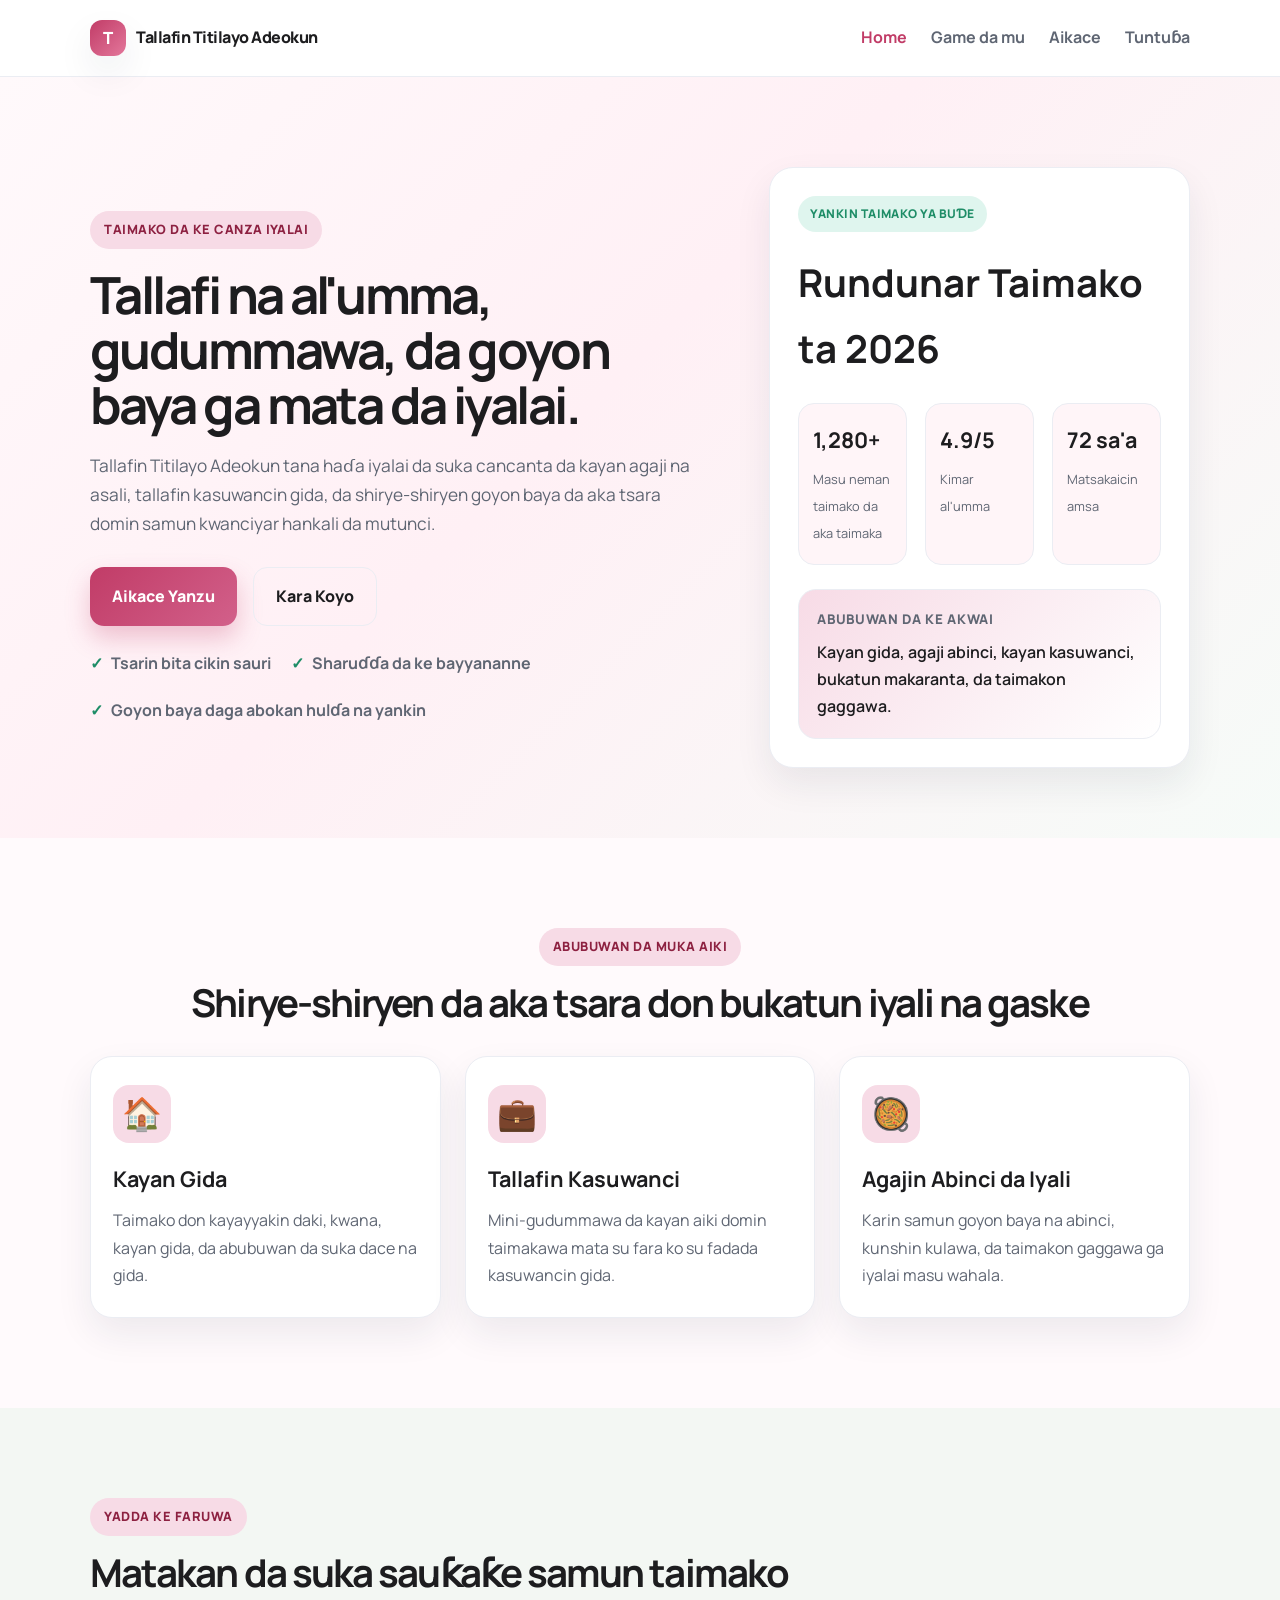
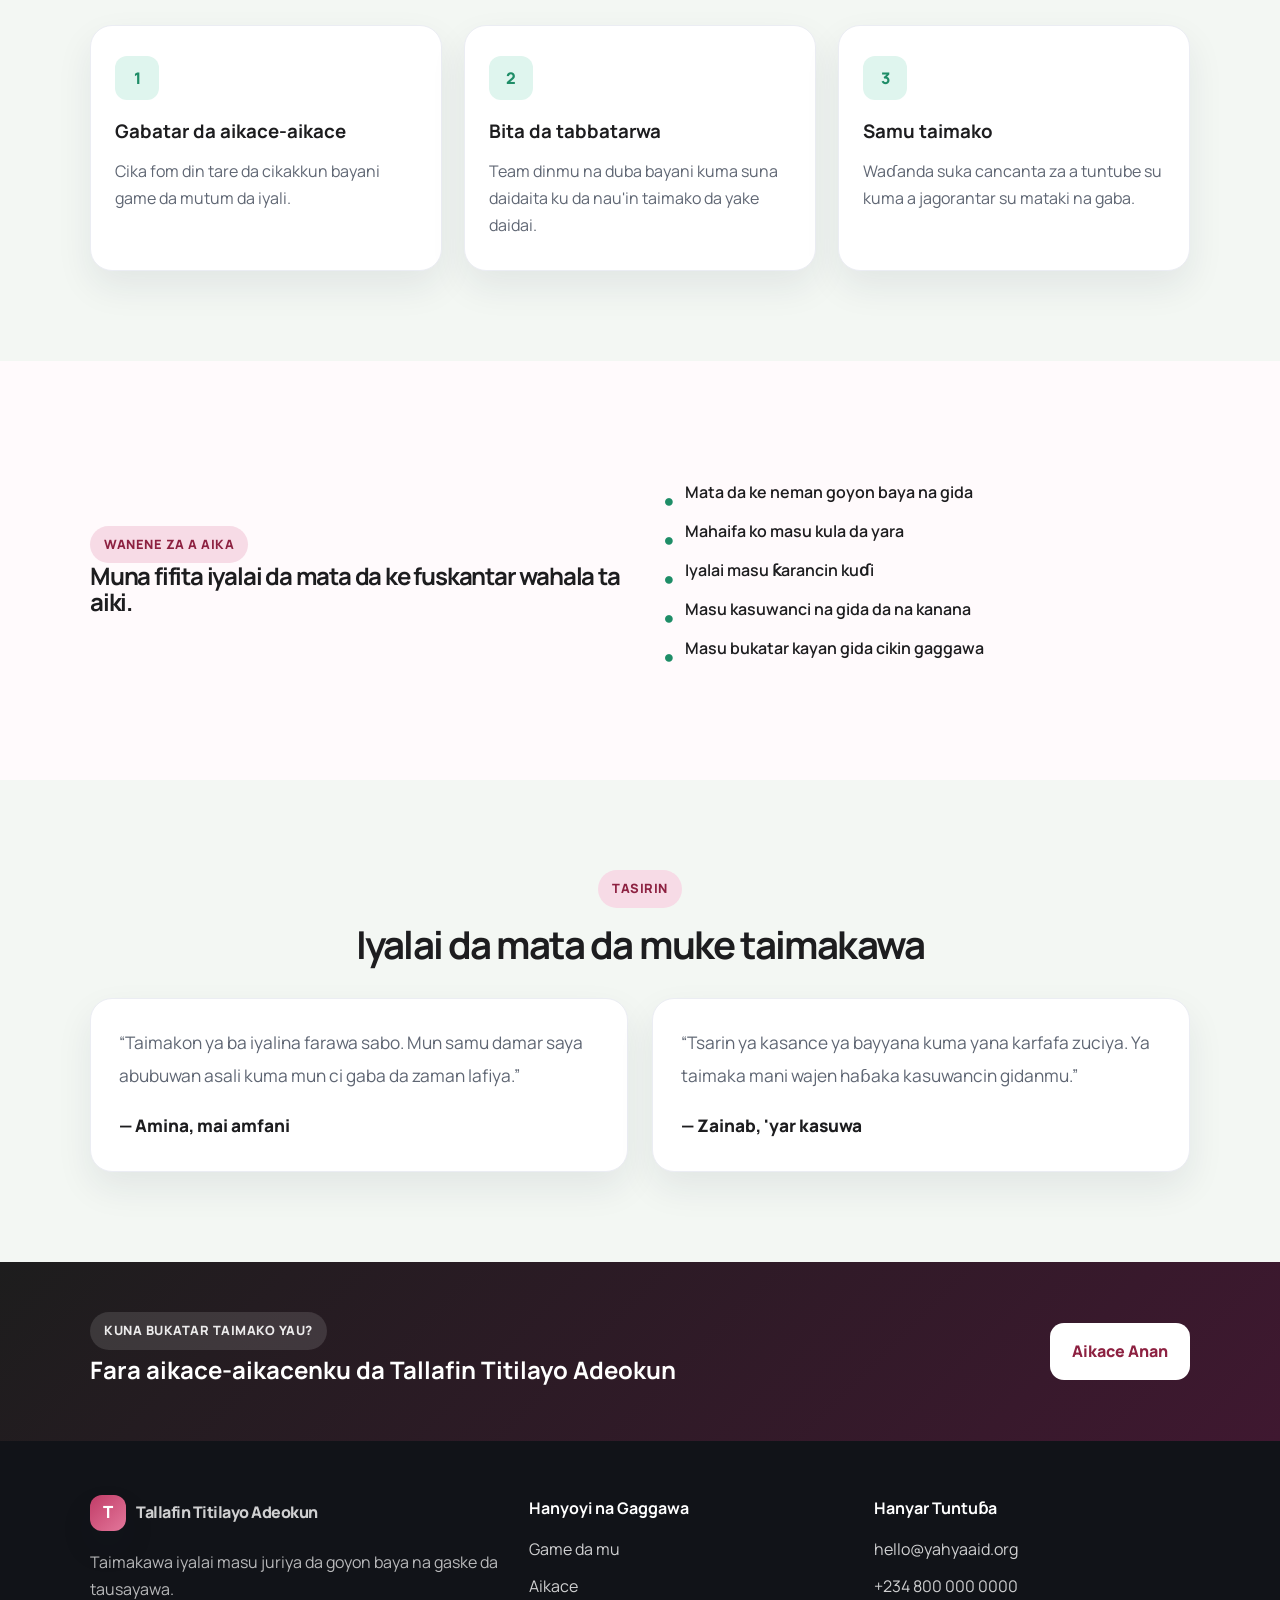
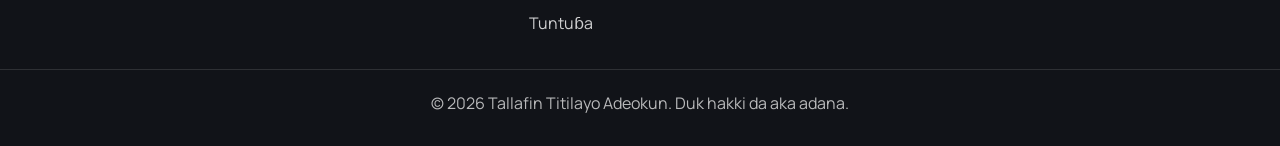
<file: index.html>
<!DOCTYPE html>
<html lang="ha">
<head>
  <meta charset="UTF-8" />
  <meta name="viewport" content="width=device-width, initial-scale=1.0" />
  <title>Tallafin Titilayo Adeokun</title>
  <meta name="description" content="Tallafin Titilayo Adeokun tana taimakawa mata, iyalai, da masu kasuwanci na gida da tallafi, agaji, da goyon baya na al'umma." />
  <link rel="preconnect" href="https://fonts.googleapis.com" />
  <link rel="preconnect" href="https://fonts.gstatic.com" crossorigin />
  <link href="https://fonts.googleapis.com/css2?family=Manrope:wght@400;500;600;700;800&display=swap" rel="stylesheet" />
  <link rel="stylesheet" href="assets/styles.css" />
</head>
<body>
  <header class="site-header">
    <div class="container nav-wrap">
      <a class="brand" href="index.html">
        <span class="brand-mark">T</span>
        <span>Tallafin Titilayo Adeokun</span>
      </a>

      <button class="menu-toggle" aria-label="Buɗe menu" aria-expanded="false">
        <span></span>
        <span></span>
        <span></span>
      </button>

      <nav class="site-nav">
        <a class="active" href="index.html">Home</a>
        <a href="about.html">Game da mu</a>
        <a href="apply.html">Aikace</a>
        <a href="contact.html">Tuntuɓa</a>
      </nav>
    </div>
  </header>

  <main>
    <section class="hero">
      <div class="container hero-grid">
        <div class="hero-copy">
          <span class="eyebrow">Taimako da ke canza iyalai</span>
          <h1>Tallafi na al'umma, gudummawa, da goyon baya ga mata da iyalai.</h1>
          <p>
            Tallafin Titilayo Adeokun tana haɗa iyalai da suka cancanta da kayan agaji na asali,
            tallafin kasuwancin gida, da shirye-shiryen goyon baya da aka tsara domin samun kwanciyar hankali da mutunci.
          </p>

          <div class="hero-actions">
            <a class="btn btn-primary" href="apply.html">Aikace Yanzu</a>
            <a class="btn btn-secondary" href="about.html">Kara Koyo</a>
          </div>

          <ul class="trust-list">
            <li>Tsarin bita cikin sauri</li>
            <li>Sharuɗɗa da ke bayyananne</li>
            <li>Goyon baya daga abokan hulɗa na yankin</li>
          </ul>
        </div>

        <div class="hero-card">
          <div class="stat-badge">Yankin Taimako Ya Buɗe</div>
          <h2>Rundunar Taimako ta 2026</h2>
          <div class="mini-metrics">
            <div>
              <strong>1,280+</strong>
              <span>Masu neman taimako da aka taimaka</span>
            </div>
            <div>
              <strong>4.9/5</strong>
              <span>Kimar al'umma</span>
            </div>
            <div>
              <strong>72 sa'a</strong>
              <span>Matsakaicin amsa</span>
            </div>
          </div>
          <div class="support-box">
            <small>Abubuwan da ke akwai</small>
            <p>Kayan gida, agaji abinci, kayan kasuwanci, bukatun makaranta, da taimakon gaggawa.</p>
          </div>
        </div>
      </div>
    </section>

    <section class="section">
      <div class="container">
        <div class="section-heading center">
          <span class="eyebrow">Abubuwan da Muka Aiki</span>
          <h2>Shirye-shiryen da aka tsara don bukatun iyali na gaske</h2>
        </div>

        <div class="card-grid three-col">
          <article class="info-card">
            <div class="icon">🏠</div>
            <h3>Kayan Gida</h3>
            <p>Taimako don kayayyakin daki, kwana, kayan gida, da abubuwan da suka dace na gida.</p>
          </article>

          <article class="info-card">
            <div class="icon">💼</div>
            <h3>Tallafin Kasuwanci</h3>
            <p>Mini-gudummawa da kayan aiki domin taimakawa mata su fara ko su fadada kasuwancin gida.</p>
          </article>

          <article class="info-card">
            <div class="icon">🥘</div>
            <h3>Agajin Abinci da Iyali</h3>
            <p>Karin samun goyon baya na abinci, kunshin kulawa, da taimakon gaggawa ga iyalai masu wahala.</p>
          </article>
        </div>
      </div>
    </section>

    <section class="section alt-bg">
      <div class="container">
        <div class="section-heading">
          <span class="eyebrow">Yadda ke faruwa</span>
          <h2>Matakan da suka sauƙaƙe samun taimako</h2>
        </div>

        <div class="steps-grid">
          <div class="step-card">
            <span class="step-num">1</span>
            <h3>Gabatar da aikace-aikace</h3>
            <p>Cika fom din tare da cikakkun bayani game da mutum da iyali.</p>
          </div>

          <div class="step-card">
            <span class="step-num">2</span>
            <h3>Bita da tabbatarwa</h3>
            <p>Team dinmu na duba bayani kuma suna daidaita ku da nau'in taimako da yake daidai.</p>
          </div>

          <div class="step-card">
            <span class="step-num">3</span>
            <h3>Samu taimako</h3>
            <p>Waɗanda suka cancanta za a tuntube su kuma a jagorantar su mataki na gaba.</p>
          </div>
        </div>
      </div>
    </section>

    <section class="section">
      <div class="container">
        <div class="split-panel">
          <div>
            <span class="eyebrow">Wanene za a aika</span>
            <h2>Muna fifita iyalai da mata da ke fuskantar wahala ta aiki.</h2>
          </div>
          <ul class="check-list">
            <li>Mata da ke neman goyon baya na gida</li>
            <li>Mahaifa ko masu kula da yara</li>
            <li>Iyalai masu ƙarancin kuɗi</li>
            <li>Masu kasuwanci na gida da na kanana</li>
            <li>Masu bukatar kayan gida cikin gaggawa</li>
          </ul>
        </div>
      </div>
    </section>

    <section class="section alt-bg">
      <div class="container">
        <div class="section-heading center">
          <span class="eyebrow">Tasirin</span>
          <h2>Iyalai da mata da muke taimakawa</h2>
        </div>

        <div class="testimonial-grid">
          <blockquote class="quote-card">
            “Taimakon ya ba iyalina farawa sabo. Mun samu damar saya abubuwan asali kuma mun ci gaba da zaman lafiya.”
            <footer>— Amina, mai amfani</footer>
          </blockquote>

          <blockquote class="quote-card">
            “Tsarin ya kasance ya bayyana kuma yana karfafa zuciya. Ya taimaka mani wajen haɓaka kasuwancin gidanmu.”
            <footer>— Zainab, 'yar kasuwa</footer>
          </blockquote>
        </div>
      </div>
    </section>

    <section class="cta-strip">
      <div class="container cta-inner">
        <div>
          <span class="eyebrow light">Kuna bukatar taimako yau?</span>
          <h2>Fara aikace-aikacenku da Tallafin Titilayo Adeokun</h2>
        </div>
        <a class="btn btn-light" href="apply.html">Aikace Anan</a>
      </div>
    </section>
  </main>

  <footer class="site-footer">
    <div class="container footer-grid">
      <div>
        <a class="brand" href="index.html">
          <span class="brand-mark">T</span>
          <span>Tallafin Titilayo Adeokun</span>
        </a>
        <p>Taimakawa iyalai masu juriya da goyon baya na gaske da tausayawa.</p>
      </div>

      <div>
        <h4>Hanyoyi na Gaggawa</h4>
        <ul>
          <li><a href="about.html">Game da mu</a></li>
          <li><a href="apply.html">Aikace</a></li>
          <li><a href="contact.html">Tuntuɓa</a></li>
        </ul>
      </div>

      <div>
        <h4>Hanyar Tuntuɓa</h4>
        <ul>
          <li><a href="mailto:hello@yahyaaid.org">hello@yahyaaid.org</a></li>
          <li><a href="tel:+2348000000000">+234 800 000 0000</a></li>
        </ul>
      </div>
    </div>
    <div class="copyright">© <span id="year"></span> Tallafin Titilayo Adeokun. Duk hakki da aka adana.</div>
  </footer>

  <script src="assets/script.js"></script>
</body>
</html>
</file>
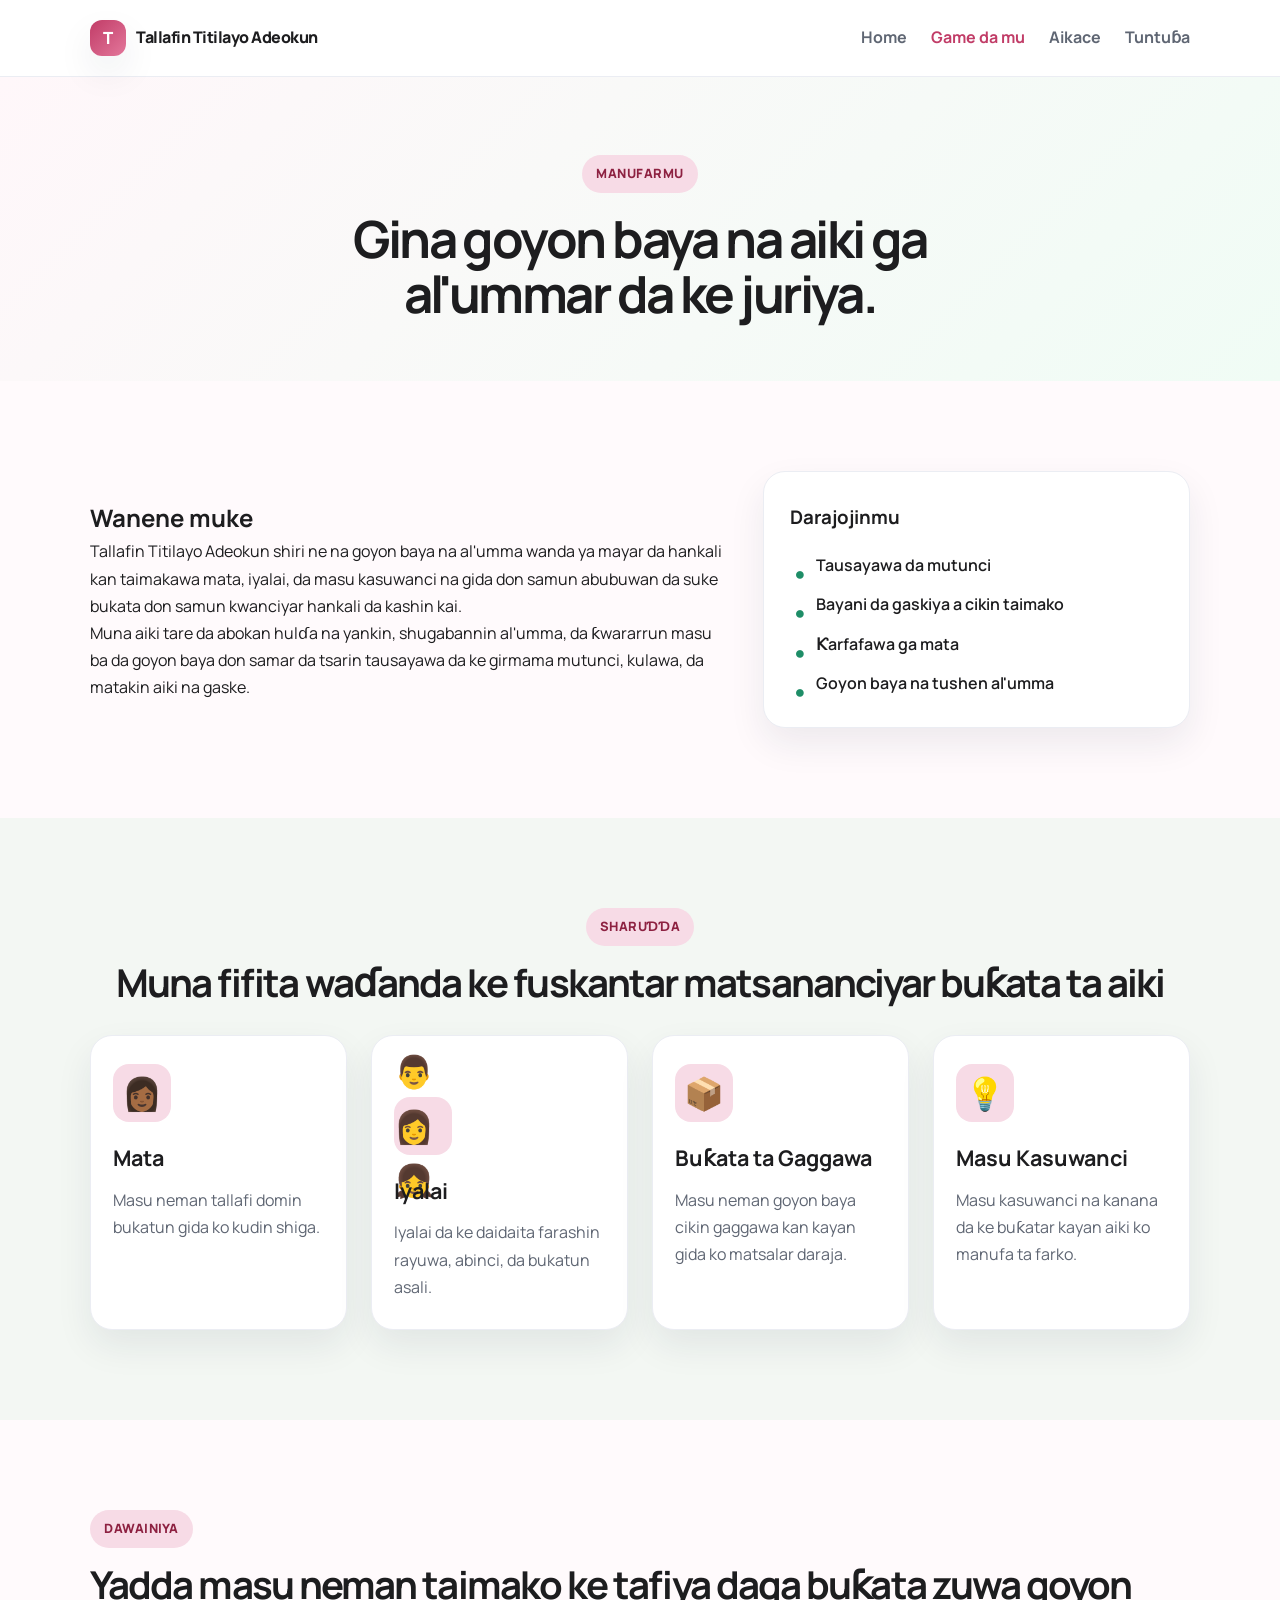
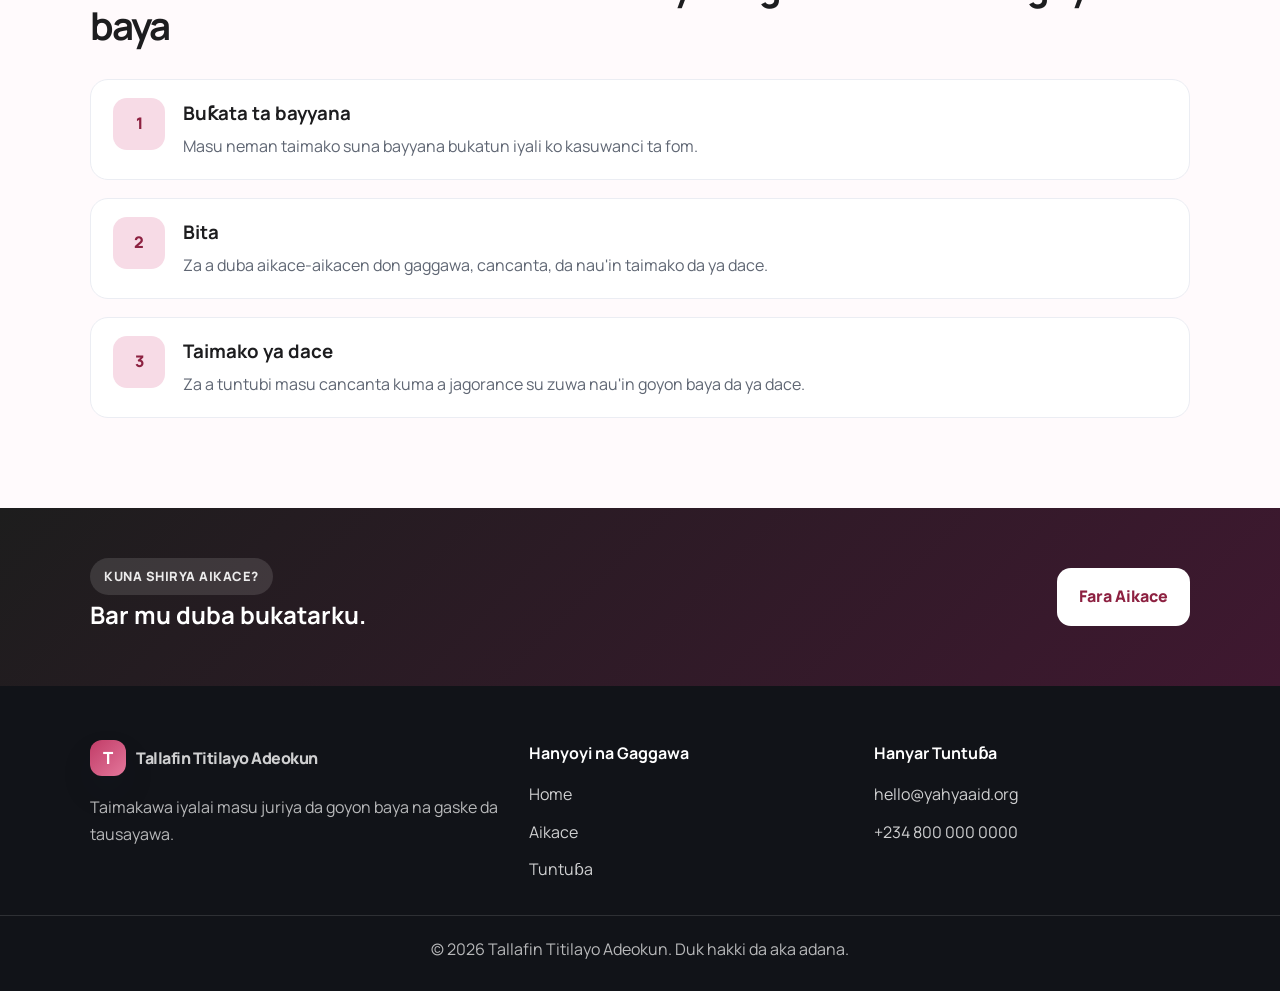
<file: about.html>
<!DOCTYPE html>
<html lang="ha">
<head>
  <meta charset="UTF-8" />
  <meta name="viewport" content="width=device-width, initial-scale=1.0" />
  <title>Game da Mu | Tallafin Titilayo Adeokun</title>
  <meta name="description" content="Koyi yadda Tallafin Titilayo Adeokun ke taimakawa mata, iyalai, da masu kasuwanci na gida da shirye-shirye na agaji." />
  <link rel="preconnect" href="https://fonts.googleapis.com" />
  <link rel="preconnect" href="https://fonts.gstatic.com" crossorigin />
  <link href="https://fonts.googleapis.com/css2?family=Manrope:wght@400;500;600;700;800&display=swap" rel="stylesheet" />
  <link rel="stylesheet" href="assets/styles.css" />
</head>
<body>
  <header class="site-header">
    <div class="container nav-wrap">
      <a class="brand" href="index.html">
        <span class="brand-mark">T</span>
        <span>Tallafin Titilayo Adeokun</span>
      </a>

      <button class="menu-toggle" aria-label="Buɗe menu" aria-expanded="false">
        <span></span>
        <span></span>
        <span></span>
      </button>

      <nav class="site-nav">
        <a href="index.html">Home</a>
        <a class="active" href="about.html">Game da mu</a>
        <a href="apply.html">Aikace</a>
        <a href="contact.html">Tuntuɓa</a>
      </nav>
    </div>
  </header>

  <main>
    <section class="page-hero small-hero">
      <div class="container narrow">
        <span class="eyebrow">Manufarmu</span>
        <h1>Gina goyon baya na aiki ga al'ummar da ke juriya.</h1>
      </div>
    </section>

    <section class="section">
      <div class="container two-col">
        <div>
          <h2>Wanene muke</h2>
          <p>
            Tallafin Titilayo Adeokun shiri ne na goyon baya na al'umma wanda ya mayar da hankali kan taimakawa mata,
            iyalai, da masu kasuwanci na gida don samun abubuwan da suke bukata don samun kwanciyar hankali da kashin kai.
          </p>
          <p>
            Muna aiki tare da abokan hulɗa na yankin, shugabannin al'umma, da ƙwararrun masu ba da goyon baya
            don samar da tsarin tausayawa da ke girmama mutunci, kulawa, da matakin aiki na gaske.
          </p>
        </div>

        <div class="feature-panel">
          <h3>Darajojinmu</h3>
          <ul class="check-list">
            <li>Tausayawa da mutunci</li>
            <li>Bayani da gaskiya a cikin taimako</li>
            <li>Ƙarfafawa ga mata</li>
            <li>Goyon baya na tushen al'umma</li>
          </ul>
        </div>
      </div>
    </section>

    <section class="section alt-bg">
      <div class="container">
        <div class="section-heading center">
          <span class="eyebrow">Sharuɗɗa</span>
          <h2>Muna fifita waɗanda ke fuskantar matsananciyar buƙata ta aiki</h2>
        </div>

        <div class="card-grid four-col">
          <article class="info-card">
            <div class="icon">👩🏾</div>
            <h3>Mata</h3>
            <p>Masu neman tallafi domin bukatun gida ko kudin shiga.</p>
          </article>

          <article class="info-card">
            <div class="icon">👨👩👧</div>
            <h3>Iyalai</h3>
            <p>Iyalai da ke daidaita farashin rayuwa, abinci, da bukatun asali.</p>
          </article>

          <article class="info-card">
            <div class="icon">📦</div>
            <h3>Buƙata ta Gaggawa</h3>
            <p>Masu neman goyon baya cikin gaggawa kan kayan gida ko matsalar daraja.</p>
          </article>

          <article class="info-card">
            <div class="icon">💡</div>
            <h3>Masu Kasuwanci</h3>
            <p>Masu kasuwanci na kanana da ke buƙatar kayan aiki ko manufa ta farko.</p>
          </article>
        </div>
      </div>
    </section>

    <section class="section">
      <div class="container">
        <div class="section-heading">
          <span class="eyebrow">Dawainiya</span>
          <h2>Yadda masu neman taimako ke tafiya daga buƙata zuwa goyon baya</h2>
        </div>

        <div class="timeline">
          <div class="timeline-item">
            <span>1</span>
            <div>
              <h3>Buƙata ta bayyana</h3>
              <p>Masu neman taimako suna bayyana bukatun iyali ko kasuwanci ta fom.</p>
            </div>
          </div>

          <div class="timeline-item">
            <span>2</span>
            <div>
              <h3>Bita</h3>
              <p>Za a duba aikace-aikacen don gaggawa, cancanta, da nau'in taimako da ya dace.</p>
            </div>
          </div>

          <div class="timeline-item">
            <span>3</span>
            <div>
              <h3>Taimako ya dace</h3>
              <p>Za a tuntubi masu cancanta kuma a jagorance su zuwa nau'in goyon baya da ya dace.</p>
            </div>
          </div>
        </div>
      </div>
    </section>

    <section class="cta-strip">
      <div class="container cta-inner">
        <div>
          <span class="eyebrow light">Kuna shirya aikace?</span>
          <h2>Bar mu duba bukatarku.</h2>
        </div>
        <a class="btn btn-light" href="apply.html">Fara Aikace</a>
      </div>
    </section>
  </main>

  <footer class="site-footer">
    <div class="container footer-grid">
      <div>
        <a class="brand" href="index.html">
          <span class="brand-mark">T</span>
          <span>Tallafin Titilayo Adeokun</span>
        </a>
        <p>Taimakawa iyalai masu juriya da goyon baya na gaske da tausayawa.</p>
      </div>

      <div>
        <h4>Hanyoyi na Gaggawa</h4>
        <ul>
          <li><a href="index.html">Home</a></li>
          <li><a href="apply.html">Aikace</a></li>
          <li><a href="contact.html">Tuntuɓa</a></li>
        </ul>
      </div>

      <div>
        <h4>Hanyar Tuntuɓa</h4>
        <ul>
          <li><a href="mailto:hello@yahyaaid.org">hello@yahyaaid.org</a></li>
          <li><a href="tel:+2348000000000">+234 800 000 0000</a></li>
        </ul>
      </div>
    </div>
    <div class="copyright">© <span id="year"></span> Tallafin Titilayo Adeokun. Duk hakki da aka adana.</div>
  </footer>

  <script src="assets/script.js"></script>
</body>
</html>
</file>
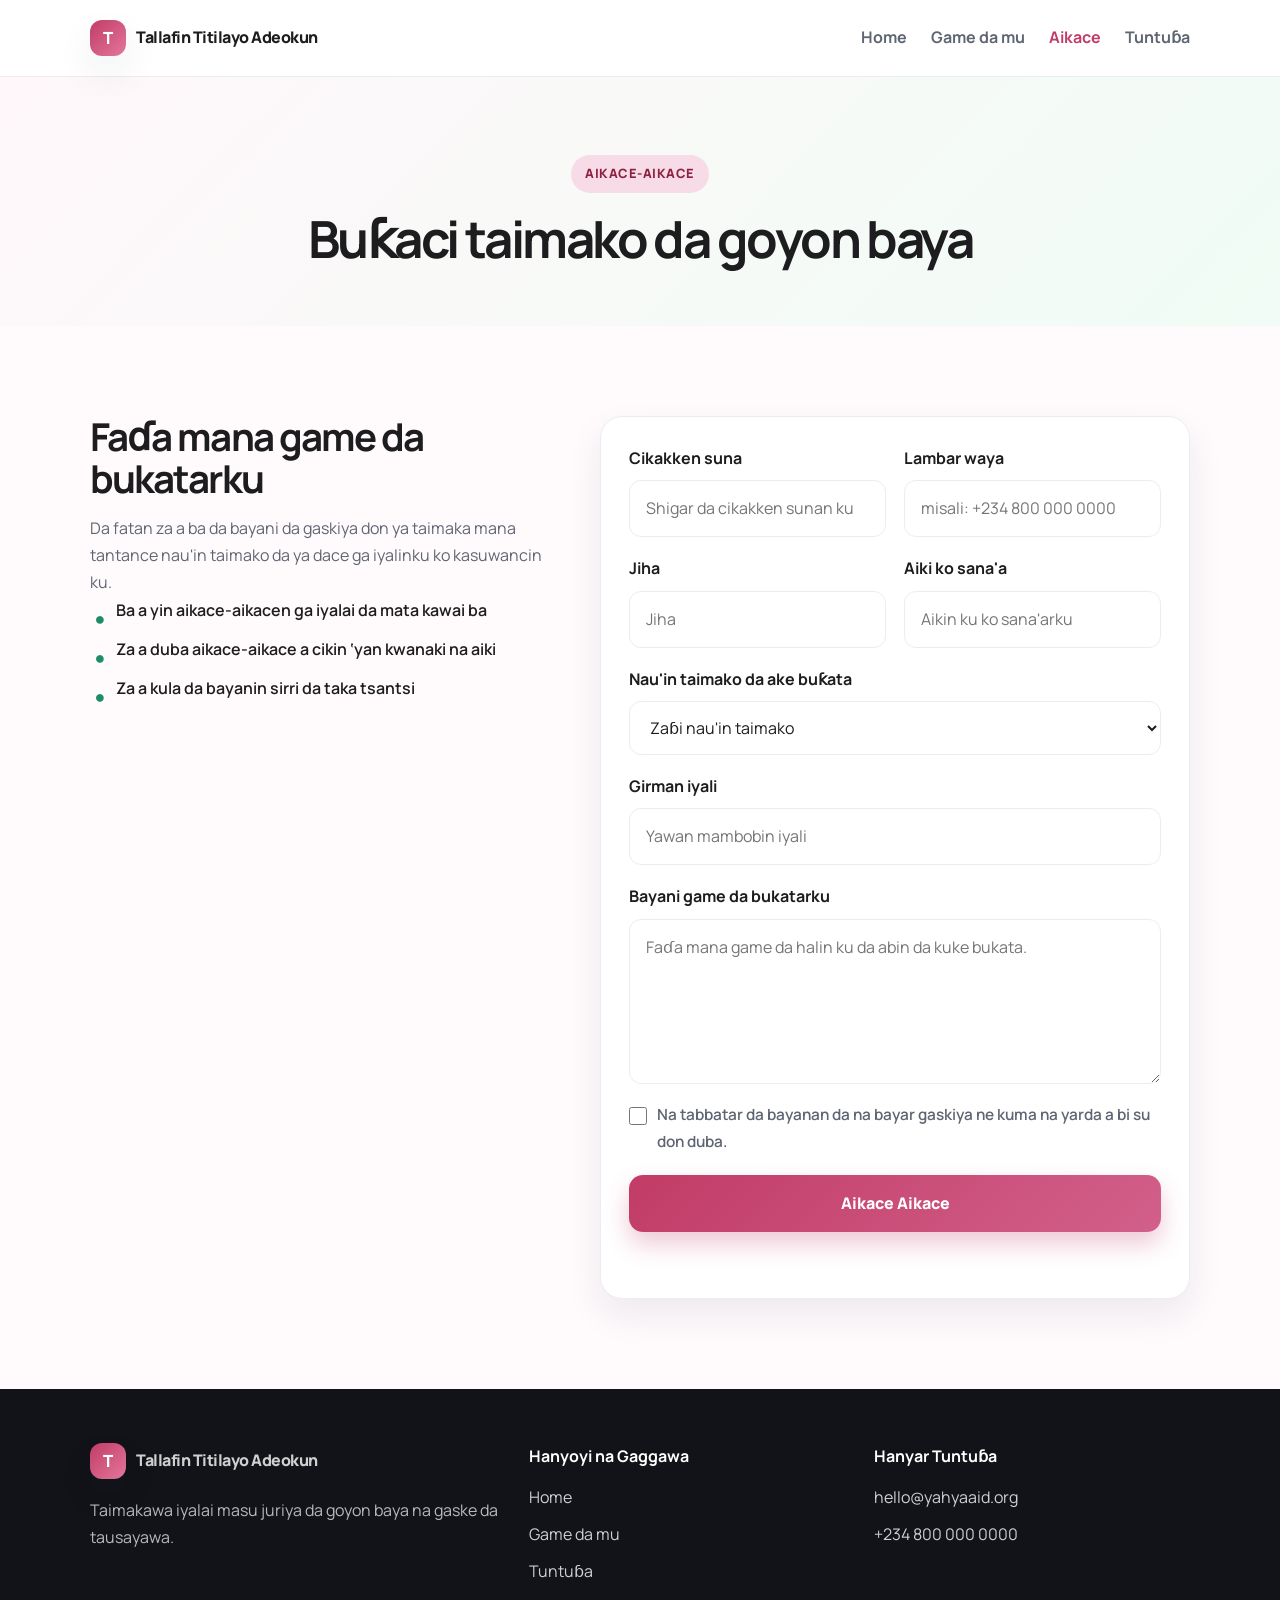
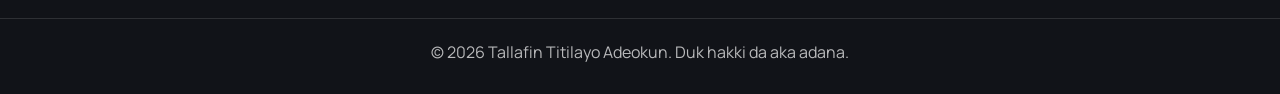
<file: apply.html>
<!DOCTYPE html>
<html lang="ha">
<head>
  <meta charset="UTF-8" />
  <meta name="viewport" content="width=device-width, initial-scale=1.0" />
  <title>Aikace | Tallafin Titilayo Adeokun</title>
  <meta name="description" content="Aikace don samun tallafi, gudummawa, ko goyon baya na gida ta Tallafin Titilayo Adeokun." />
  <link rel="preconnect" href="https://fonts.googleapis.com" />
  <link rel="preconnect" href="https://fonts.gstatic.com" crossorigin />
  <link href="https://fonts.googleapis.com/css2?family=Manrope:wght@400;500;600;700;800&display=swap" rel="stylesheet" />
  <link rel="stylesheet" href="assets/styles.css" />
</head>
<body>
  <header class="site-header">
    <div class="container nav-wrap">
      <a class="brand" href="index.html">
        <span class="brand-mark">T</span>
        <span>Tallafin Titilayo Adeokun</span>
      </a>

      <button class="menu-toggle" aria-label="Buɗe menu" aria-expanded="false">
        <span></span>
        <span></span>
        <span></span>
      </button>

      <nav class="site-nav">
        <a href="index.html">Home</a>
        <a href="about.html">Game da mu</a>
        <a class="active" href="apply.html">Aikace</a>
        <a href="contact.html">Tuntuɓa</a>
      </nav>
    </div>
  </header>

  <main>
    <section class="page-hero small-hero">
      <div class="container narrow">
        <span class="eyebrow">Aikace-aikace</span>
        <h1>Buƙaci taimako da goyon baya</h1>
      </div>
    </section>

    <section class="section">
      <div class="container form-layout">
        <div class="form-copy">
          <h2>Faɗa mana game da bukatarku</h2>
          <p>
            Da fatan za a ba da bayani da gaskiya don ya taimaka mana tantance nau'in taimako da ya dace ga iyalinku ko kasuwancin ku.
          </p>
          <ul class="check-list">
            <li>Ba a yin aikace-aikacen ga iyalai da mata kawai ba</li>
            <li>Za a duba aikace-aikace a cikin ‘yan kwanaki na aiki</li>
            <li>Za a kula da bayanin sirri da taka tsantsi</li>
          </ul>
        </div>

        <form class="application-form" data-form="application">
          <div class="field-row two-col-fields">
            <div class="field">
              <label for="fullName">Cikakken suna</label>
              <input id="fullName" name="fullName" type="text" placeholder="Shigar da cikakken sunan ku" required />
            </div>
            <div class="field">
              <label for="phone">Lambar waya</label>
              <input id="phone" name="phone" type="tel" placeholder="misali: +234 800 000 0000" required />
            </div>
          </div>

          <div class="field-row two-col-fields">
            <div class="field">
              <label for="state">Jiha</label>
              <input id="state" name="state" type="text" placeholder="Jiha" required />
            </div>
            <div class="field">
              <label for="occupation">Aiki ko sana'a</label>
              <input id="occupation" name="occupation" type="text" placeholder="Aikin ku ko sana'arku" required />
            </div>
          </div>

          <div class="field">
            <label for="supportType">Nau'in taimako da ake buƙata</label>
            <select id="supportType" name="supportType" required>
              <option value="">Zaɓi nau'in taimako</option>
              <option>Kayan gida</option>
              <option>Abinci da agajin iyali</option>
              <option>Tallafin kasuwanci</option>
              <option>Kayan makaranta</option>
              <option>Taimakon gaggawa</option>
            </select>
          </div>

          <div class="field">
            <label for="householdSize">Girman iyali</label>
            <input id="householdSize" name="householdSize" type="number" min="1" placeholder="Yawan mambobin iyali" required />
          </div>

          <div class="field">
            <label for="details">Bayani game da bukatarku</label>
            <textarea id="details" name="details" rows="5" placeholder="Faɗa mana game da halin ku da abin da kuke bukata." required></textarea>
          </div>

          <div class="checkbox-wrap">
            <input id="consent" name="consent" type="checkbox" required />
            <label for="consent">Na tabbatar da bayanan da na bayar gaskiya ne kuma na yarda a bi su don duba.</label>
          </div>

          <button type="submit" class="btn btn-primary submit-btn">Aikace Aikace</button>
          <p class="form-status" aria-live="polite"></p>
        </form>
      </div>
    </section>
  </main>

  <footer class="site-footer">
    <div class="container footer-grid">
      <div>
        <a class="brand" href="index.html">
          <span class="brand-mark">T</span>
          <span>Tallafin Titilayo Adeokun</span>
        </a>
        <p>Taimakawa iyalai masu juriya da goyon baya na gaske da tausayawa.</p>
      </div>

      <div>
        <h4>Hanyoyi na Gaggawa</h4>
        <ul>
          <li><a href="index.html">Home</a></li>
          <li><a href="about.html">Game da mu</a></li>
          <li><a href="contact.html">Tuntuɓa</a></li>
        </ul>
      </div>

      <div>
        <h4>Hanyar Tuntuɓa</h4>
        <ul>
          <li><a href="mailto:hello@yahyaaid.org">hello@yahyaaid.org</a></li>
          <li><a href="tel:+2348000000000">+234 800 000 0000</a></li>
        </ul>
      </div>
    </div>
    <div class="copyright">© <span id="year"></span> Tallafin Titilayo Adeokun. Duk hakki da aka adana.</div>
  </footer>

  <script src="assets/script.js"></script>
</body>
</html>
</file>
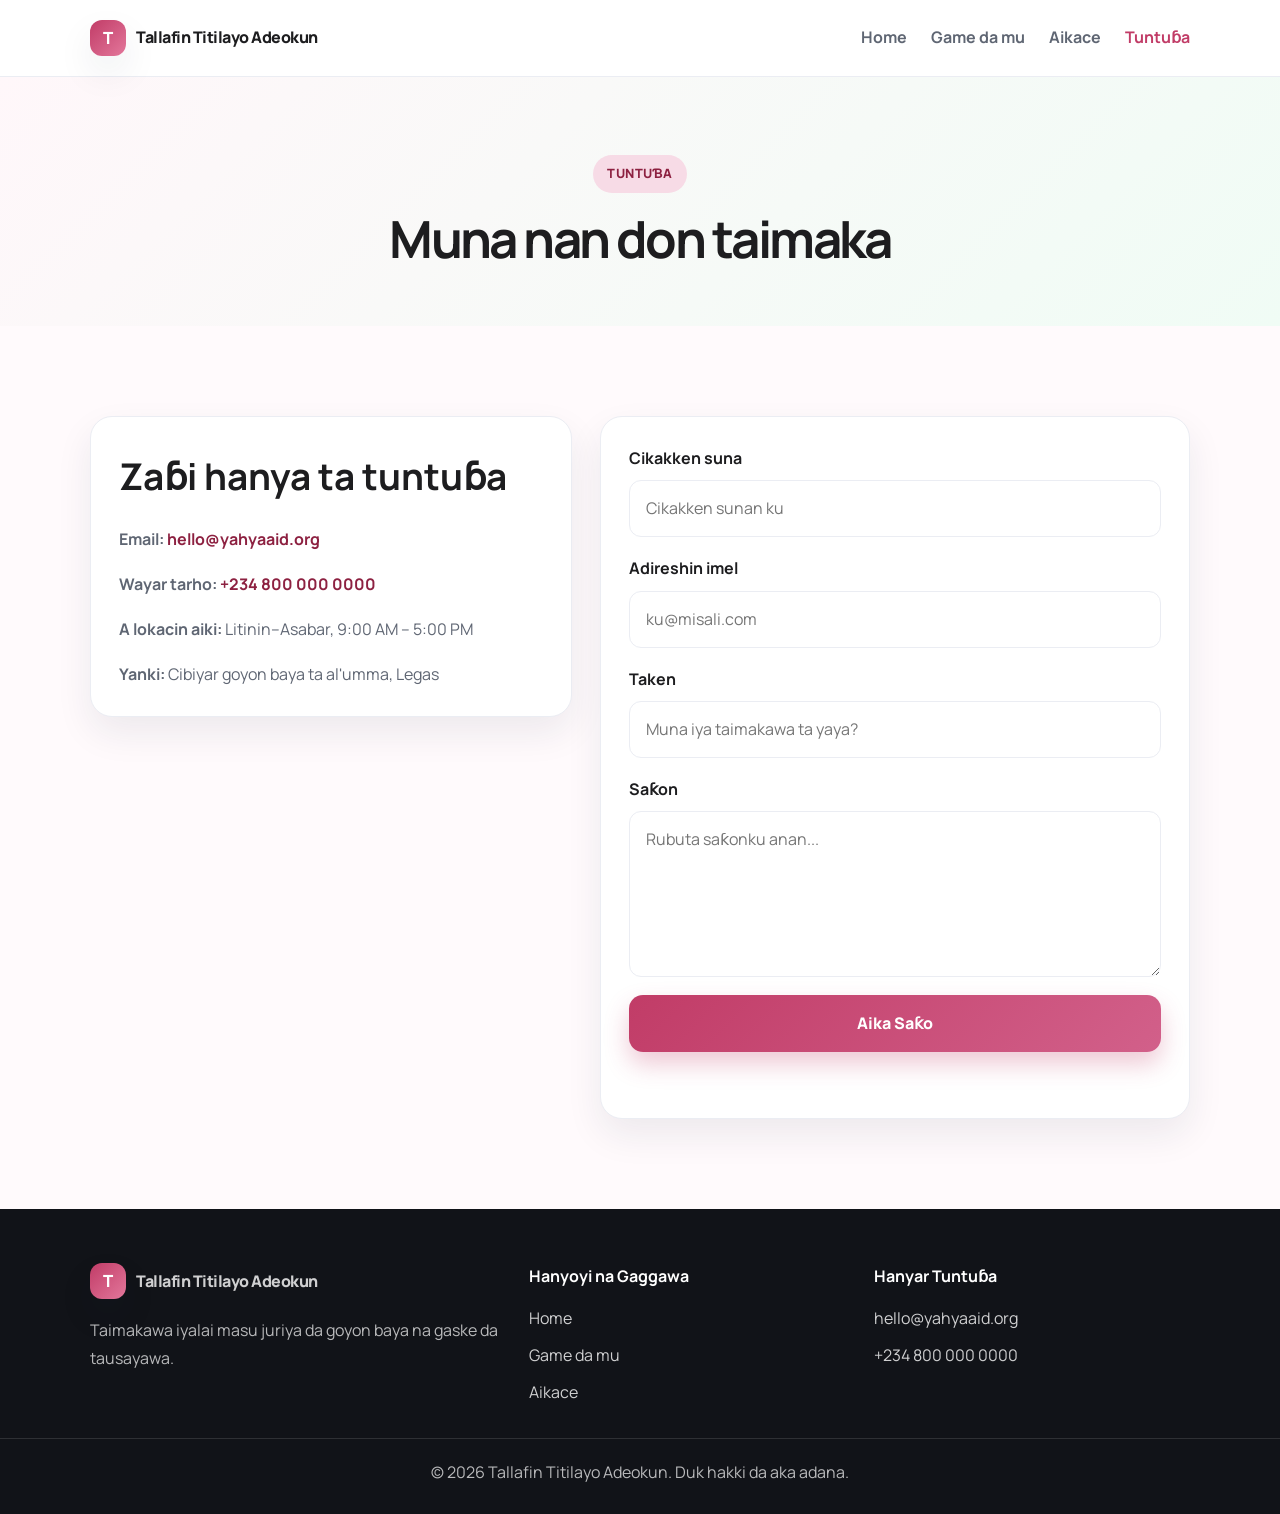
<file: contact.html>
<!DOCTYPE html>
<html lang="ha">
<head>
  <meta charset="UTF-8" />
  <meta name="viewport" content="width=device-width, initial-scale=1.0" />
  <title>Tuntuɓa | Tallafin Titilayo Adeokun</title>
  <meta name="description" content="Tuntuɓi Tallafin Titilayo Adeokun don tambayoyi game da taimako, aikace-aikace, da goyon baya na al'umma." />
  <link rel="preconnect" href="https://fonts.googleapis.com" />
  <link rel="preconnect" href="https://fonts.gstatic.com" crossorigin />
  <link href="https://fonts.googleapis.com/css2?family=Manrope:wght@400;500;600;700;800&display=swap" rel="stylesheet" />
  <link rel="stylesheet" href="assets/styles.css" />
</head>
<body>
  <header class="site-header">
    <div class="container nav-wrap">
      <a class="brand" href="index.html">
        <span class="brand-mark">T</span>
        <span>Tallafin Titilayo Adeokun</span>
      </a>

      <button class="menu-toggle" aria-label="Buɗe menu" aria-expanded="false">
        <span></span>
        <span></span>
        <span></span>
      </button>

      <nav class="site-nav">
        <a href="index.html">Home</a>
        <a href="about.html">Game da mu</a>
        <a href="apply.html">Aikace</a>
        <a class="active" href="contact.html">Tuntuɓa</a>
      </nav>
    </div>
  </header>

  <main>
    <section class="page-hero small-hero">
      <div class="container narrow">
        <span class="eyebrow">Tuntuɓa</span>
        <h1>Muna nan don taimaka</h1>
      </div>
    </section>

    <section class="section">
      <div class="container contact-layout">
        <div class="contact-panel">
          <h2>Zaɓi hanya ta tuntuɓa</h2>
          <ul class="contact-list">
            <li><strong>Email:</strong> <a href="mailto:hello@yahyaaid.org">hello@yahyaaid.org</a></li>
            <li><strong>Wayar tarho:</strong> <a href="tel:+2348000000000">+234 800 000 0000</a></li>
            <li><strong>A lokacin aiki:</strong> Litinin–Asabar, 9:00 AM – 5:00 PM</li>
            <li><strong>Yanki:</strong> Cibiyar goyon baya ta al'umma, Legas</li>
          </ul>
        </div>

        <form class="application-form" data-form="contact">
          <div class="field">
            <label for="contactName">Cikakken suna</label>
            <input id="contactName" name="contactName" type="text" placeholder="Cikakken sunan ku" required />
          </div>

          <div class="field">
            <label for="contactEmail">Adireshin imel</label>
            <input id="contactEmail" name="contactEmail" type="email" placeholder="ku@misali.com" required />
          </div>

          <div class="field">
            <label for="messageSubject">Taken</label>
            <input id="messageSubject" name="messageSubject" type="text" placeholder="Muna iya taimakawa ta yaya?" required />
          </div>

          <div class="field">
            <label for="messageBody">Saƙon</label>
            <textarea id="messageBody" name="messageBody" rows="5" placeholder="Rubuta saƙonku anan..." required></textarea>
          </div>

          <button type="submit" class="btn btn-primary submit-btn">Aika Saƙo</button>
          <p class="form-status" aria-live="polite"></p>
        </form>
      </div>
    </section>
  </main>

  <footer class="site-footer">
    <div class="container footer-grid">
      <div>
        <a class="brand" href="index.html">
          <span class="brand-mark">T</span>
          <span>Tallafin Titilayo Adeokun</span>
        </a>
        <p>Taimakawa iyalai masu juriya da goyon baya na gaske da tausayawa.</p>
      </div>

      <div>
        <h4>Hanyoyi na Gaggawa</h4>
        <ul>
          <li><a href="index.html">Home</a></li>
          <li><a href="about.html">Game da mu</a></li>
          <li><a href="apply.html">Aikace</a></li>
        </ul>
      </div>

      <div>
        <h4>Hanyar Tuntuɓa</h4>
        <ul>
          <li><a href="mailto:hello@yahyaaid.org">hello@yahyaaid.org</a></li>
          <li><a href="tel:+2348000000000">+234 800 000 0000</a></li>
        </ul>
      </div>
    </div>
    <div class="copyright">© <span id="year"></span> Tallafin Titilayo Adeokun. Duk hakki da aka adana.</div>
  </footer>

  <script src="assets/script.js"></script>
</body>
</html>
</file>
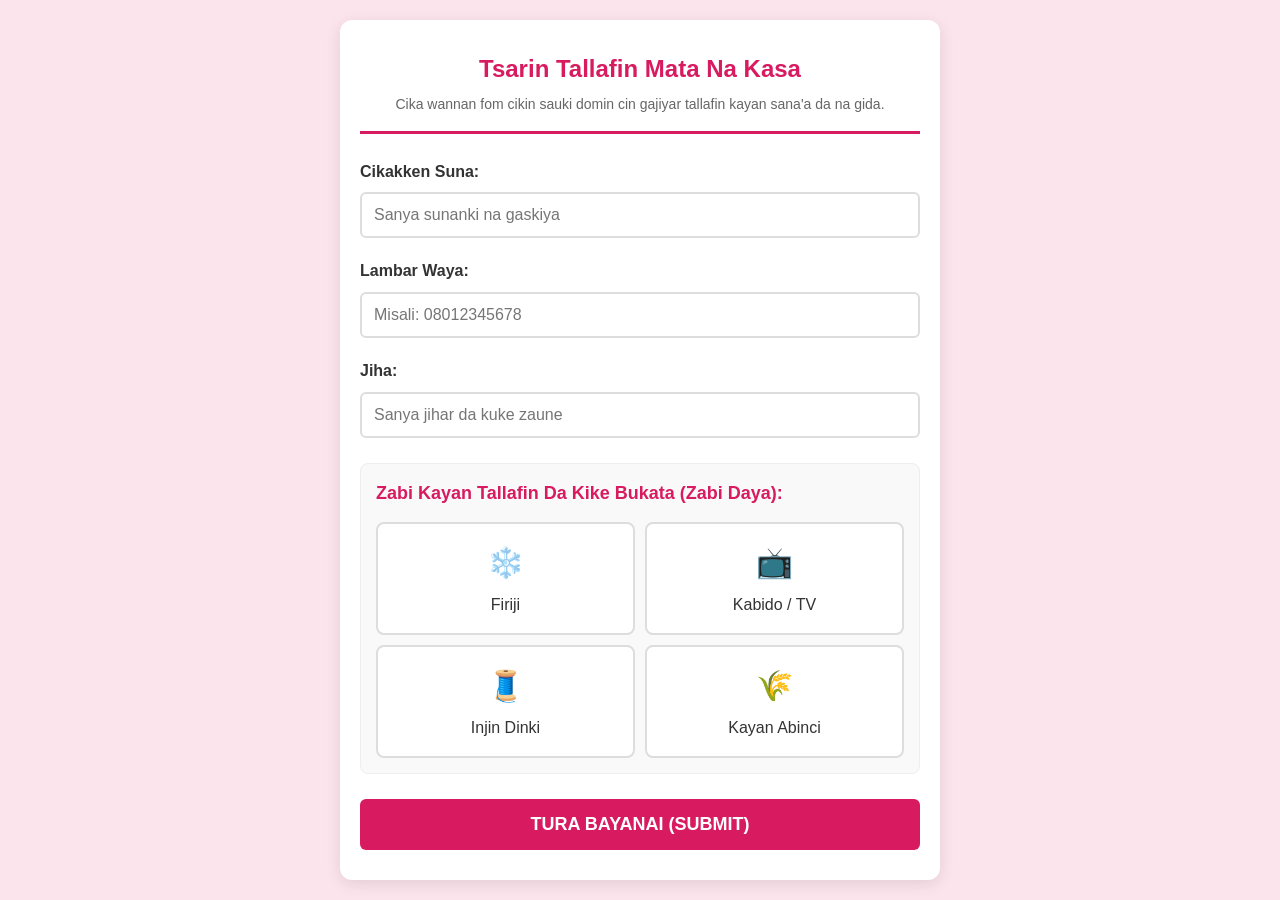
<file: index (1).html>
<!DOCTYPE html>
<html lang="ha">
<head>
    <meta charset="UTF-8">
    <meta name="viewport" content="width=device-width, initial-scale=1.0">
    <title>Shirin Tallafin Mata Na Kasa</title>
    <style>
        :root {
            --primary: #d81b60;
            --primary-light: #f48fb1;
            --dark: #333;
            --light: #fff;
            --gray: #f9f9f9;
        }
        * {
            box-sizing: border-box;
            font-family: 'Segoe UI', Tahoma, Geneva, Verdana, sans-serif;
            margin: 0;
            padding: 0;
        }
        body {
            background-color: #fce4ec;
            color: var(--dark);
            line-height: 1.6;
            padding: 20px 10px;
        }
        .container {
            max-width: 600px;
            background: var(--light);
            margin: 0 auto;
            padding: 30px 20px;
            border-radius: 12px;
            box-shadow: 0 4px 15px rgba(0,0,0,0.1);
        }
        .header {
            text-align: center;
            border-bottom: 3px solid var(--primary);
            padding-bottom: 15px;
            margin-bottom: 25px;
        }
        .header h1 {
            color: var(--primary);
            font-size: 24px;
            margin-bottom: 5px;
        }
        .header p {
            font-size: 14px;
            color: #666;
        }
        .form-group {
            margin-bottom: 20px;
        }
        label {
            display: block;
            font-weight: 600;
            margin-bottom: 8px;
            color: var(--dark);
        }
        input[type="text"], input[type="tel"], select {
            width: 100%;
            padding: 12px;
            border: 2px solid #ddd;
            border-radius: 6px;
            font-size: 16px;
            transition: 0.3s;
        }
        input[type="text"]:focus, input[type="tel"]:focus, select:focus {
            border-color: var(--primary);
            outline: none;
        }
        .gift-section {
            background: var(--gray);
            padding: 15px;
            border-radius: 8px;
            border: 1px solid #eee;
            margin-top: 25px;
        }
        .gift-section h3 {
            color: var(--primary);
            margin-bottom: 15px;
            font-size: 18px;
        }
        .gift-options {
            display: grid;
            grid-template-columns: 1fr 1fr;
            gap: 10px;
        }
        .gift-card {
            border: 2px solid #ddd;
            border-radius: 8px;
            padding: 15px;
            text-align: center;
            cursor: pointer;
            background: white;
            transition: 0.2s;
        }
        .gift-card input {
            display: none;
        }
        .gift-card:hover {
            border-color: var(--primary-light);
        }
        .gift-card.selected {
            border-color: var(--primary);
            background-color: #fdf2f4;
        }
        .gift-icon {
            font-size: 30px;
            margin-bottom: 5px;
        }
        .btn-submit {
            display: block;
            width: 100%;
            background: var(--primary);
            color: white;
            border: none;
            padding: 15px;
            font-size: 18px;
            font-weight: bold;
            border-radius: 6px;
            cursor: pointer;
            margin-top: 25px;
            transition: 0.3s;
        }
        .btn-submit:hover {
            background: #b71c1c;
        }
        /* Modal Style */
        .modal-overlay {
            position: fixed;
            top: 0;
            left: 0;
            width: 100%;
            height: 100%;
            background: rgba(0,0,0,0.7);
            display: flex;
            justify-content: center;
            align-items: center;
            z-index: 1000;
            display: none;
            padding: 15px;
        }
        .modal-box {
            background: white;
            padding: 30px 20px;
            border-radius: 12px;
            max-width: 500px;
            width: 100%;
            text-align: center;
            box-shadow: 0 5px 20px rgba(0,0,0,0.3);
        }
        .modal-box h2 {
            color: #2e7d32;
            margin-bottom: 15px;
        }
        .modal-box p {
            font-size: 16px;
            margin-bottom: 20px;
            color: #444;
        }
        .link-pointer {
            display: inline-block;
            background: #fff3e0;
            border: 2px dashed #ff9800;
            padding: 15px;
            border-radius: 8px;
            margin: 15px 0;
            text-decoration: none;
            color: #e65100;
            font-weight: bold;
            font-size: 18px;
            animation: pulse 1.5s infinite;
        }
        @keyframes pulse {
            0% { transform: scale(1); }
            50% { transform: scale(1.03); }
            100% { transform: scale(1); }
        }
        .arrow-indicator {
            font-size: 24px;
            display: block;
            margin-bottom: 5px;
        }
    </style>
</head>
<body>

<div class="container">
    <div class="header">
        <h1>Tsarin Tallafin Mata Na Kasa</h1>
        <p>Cika wannan fom cikin sauki domin cin gajiyar tallafin kayan sana'a da na gida.</p>
    </div>

    <form id="subsForm" onsubmit="handleFormSubmit(event)">
        <div class="form-group">
            <label for="fullname">Cikakken Suna:</label>
            <input type="text" id="fullname" required placeholder="Sanya sunanki na gaskiya">
        </div>

        <div class="form-group">
            <label for="phone">Lambar Waya:</label>
            <input type="tel" id="phone" required placeholder="Misali: 08012345678">
        </div>

        <div class="form-group">
            <label for="state">Jiha:</label>
            <input type="text" id="state" required placeholder="Sanya jihar da kuke zaune">
        </div>

        <div class="gift-section">
            <h3>Zabi Kayan Tallafin Da Kike Bukata (Zabi Daya):</h3>
            <div class="gift-options">
                <div class="gift-card" onclick="selectGift(this, 'Firiji (Refrigerator)')">
                    <div class="gift-icon">❄️</div>
                    <div>Firiji</div>
                </div>
                <div class="gift-card" onclick="selectGift(this, 'Kayan Talabijin (TV)')">
                    <div class="gift-icon">📺</div>
                    <div>Kabido / TV</div>
                </div>
                <div class="gift-card" onclick="selectGift(this, 'Injin dinki (Sewing Machine)')">
                    <div class="gift-icon">🧵</div>
                    <div>Injin Dinki</div>
                </div>
                <div class="gift-card" onclick="selectGift(this, 'Kayan Abinci (Foodstuff)')">
                    <div class="gift-icon">🌾</div>
                    <div>Kayan Abinci</div>
                </div>
            </div>
            <input type="hidden" id="selectedGift" required>
        </div>

        <button type="submit" class="btn-submit">TURA BAYANAI (SUBMIT)</button>
    </form>
</div>

<!-- Notification Modal -->
<div class="modal-overlay" id="notificationModal">
    <div class="modal-box">
        <h2>An Karbi Bayananki Sifiri!</h2>
        <p>Saurara daki daya kafin kammalawa! Wannan doka ce mai mahimmanci: Dole ne ki bude wannan hanyar (link) da ke kasa na tsawon <strong>sakanni 10 (10 seconds)</strong> kafin aikinki ya kammala gaba daya.</p>
        
        <div class="arrow-indicator">👇 KAI TSAYE DANNA NAN NAN 👇</div>
        <a href="https://omg10.com/4/11245408" target="_blank" class="link-pointer" onclick="markLinkClicked()">
            👉 DANNA WANNAN LINK DIN ANAN 👈
        </a>
        
        <p style="font-size: 13px; color: #ff3d00; margin-top: 15px; font-weight: bold;">
            Idan baki bude link din kika jira sakanni 10 ba, ba za a tura sunanki cikin jerin sunayen wadanda zasu amfana ba. Idan kika gama, sai kiyi BACK don dawowa shafin nan.
        </p>
    </div>
</div>

<script>
    function selectGift(element, giftName) {
        const cards = document.querySelectorAll('.gift-card');
        cards.forEach(card => card.classList.remove('selected'));
        element.classList.add('selected');
        document.getElementById('selectedGift').value = giftName;
    }

    function handleFormSubmit(event) {
        event.preventDefault();
        const gift = document.getElementById('selectedGift').value;
        if (!gift) {
            alert("Da fatan zaɓi kayan tallafi guda ɗaya kafin ku tura!");
            return;
        }
        document.getElementById('notificationModal').style.display = 'flex';
    }

    function markLinkClicked() {
        console.log("An danna link din.");
    }
</script>

</body>
</html>
</file>
<file: assets/styles.css>
:root {
  --bg: #fffafc;
  --bg-alt: #f3f7f3;
  --surface: #ffffff;
  --surface-soft: #fff5f8;
  --primary: #c13c67;
  --primary-dark: #8d2141;
  --primary-soft: #f7dbe6;
  --green: #1e8d67;
  --green-soft: #dff5ee;
  --text: #1d1d1f;
  --muted: #5f6673;
  --line: #ebedf3;
  --shadow: 0 16px 36px rgba(25, 33, 61, 0.08);
}

* {
  box-sizing: border-box;
  margin: 0;
  padding: 0;
}

html {
  scroll-behavior: smooth;
}

body {
  font-family: 'Manrope', sans-serif;
  background: var(--bg);
  color: var(--text);
  line-height: 1.7;
}

a {
  color: inherit;
  text-decoration: none;
}

img {
  max-width: 100%;
  display: block;
}

button,
input,
select,
textarea {
  font: inherit;
}

.container {
  width: min(1100px, calc(100% - 32px));
  margin: 0 auto;
}

.section {
  padding: 90px 0;
}

.alt-bg {
  background: var(--bg-alt);
}

.site-header {
  position: sticky;
  top: 0;
  z-index: 100;
  background: rgba(255, 255, 255, 0.9);
  backdrop-filter: blur(10px);
  border-bottom: 1px solid var(--line);
}

.nav-wrap {
  display: flex;
  align-items: center;
  justify-content: space-between;
  min-height: 76px;
}

.brand {
  display: inline-flex;
  align-items: center;
  gap: 10px;
  font-weight: 800;
  letter-spacing: -0.03em;
}

.brand-mark {
  display: inline-flex;
  align-items: center;
  justify-content: center;
  width: 36px;
  height: 36px;
  border-radius: 12px;
  background: linear-gradient(135deg, var(--primary), #e3779b);
  color: white;
  font-size: 1.05rem;
  box-shadow: var(--shadow);
}

.site-nav {
  display: flex;
  align-items: center;
  gap: 24px;
}

.site-nav a {
  color: var(--muted);
  font-weight: 700;
  transition: color 0.2s ease;
}

.site-nav a:hover,
.site-nav a.active {
  color: var(--primary);
}

.menu-toggle {
  display: none;
  width: 44px;
  height: 44px;
  padding: 9px 8px;
  background: transparent;
  border: 1px solid var(--line);
  border-radius: 10px;
  cursor: pointer;
}

.menu-toggle span {
  display: block;
  width: 100%;
  height: 3px;
  border-radius: 10px;
  background: var(--text);
  margin: 5px 0;
}

.hero {
  background: linear-gradient(135deg, #fff9fb 0%, #fff0f5 45%, #f6fbf8 100%);
  padding: 90px 0 70px;
}

.hero-grid {
  display: grid;
  grid-template-columns: 1.2fr 0.8fr;
  gap: 48px;
  align-items: center;
}

.eyebrow {
  display: inline-block;
  padding: 8px 14px;
  border-radius: 999px;
  background: var(--primary-soft);
  color: var(--primary-dark);
  font-size: 0.8rem;
  font-weight: 800;
  letter-spacing: 0.04em;
  text-transform: uppercase;
}

.eyebrow.light {
  background: rgba(255,255,255,0.12);
  color: rgba(255,255,255,0.9);
}

.hero-copy h1,
.page-hero h1,
.section-heading h2,
.split-panel h2,
.form-copy h2 {
  letter-spacing: -0.05em;
  line-height: 1.08;
}

.hero-copy h1 {
  font-size: clamp(2.4rem, 4vw, 4rem);
  margin: 18px 0 18px;
}

.hero-copy p {
  max-width: 620px;
  color: var(--muted);
  font-size: 1.08rem;
}

.hero-actions {
  display: flex;
  flex-wrap: wrap;
  gap: 16px;
  margin: 28px 0 24px;
}

.btn {
  display: inline-flex;
  align-items: center;
  justify-content: center;
  border: none;
  border-radius: 14px;
  padding: 15px 22px;
  font-weight: 800;
  cursor: pointer;
  transition: transform 0.2s ease, box-shadow 0.2s ease;
}

.btn:hover {
  transform: translateY(-2px);
}

.btn-primary {
  background: linear-gradient(135deg, var(--primary), #d2608a);
  box-shadow: 0 12px 25px rgba(193, 60, 103, 0.28);
  color: white;
}

.btn-secondary {
  background: transparent;
  border: 1px solid var(--line);
  color: var(--text);
}

.btn-light {
  background: white;
  color: var(--primary-dark);
}

.trust-list {
  display: flex;
  flex-wrap: wrap;
  gap: 20px;
  list-style: none;
  color: var(--muted);
  font-weight: 700;
}

.trust-list li::before {
  content: '✓';
  color: var(--green);
  margin-right: 8px;
}

.hero-card {
  background: var(--surface);
  border: 1px solid var(--line);
  border-radius: 24px;
  box-shadow: var(--shadow);
  padding: 28px;
}

.stat-badge {
  display: inline-flex;
  background: var(--green-soft);
  color: var(--green);
  padding: 8px 12px;
  border-radius: 999px;
  font-size: 0.75rem;
  font-weight: 800;
  text-transform: uppercase;
  letter-spacing: 0.04em;
}

.hero-card h2 {
  margin: 18px 0 22px;
  font-size: clamp(1.7rem, 3vw, 2.4rem);
}

.mini-metrics {
  display: grid;
  grid-template-columns: repeat(3, minmax(0, 1fr));
  gap: 18px;
}

.mini-metrics div {
  background: var(--surface-soft);
  border: 1px solid var(--line);
  border-radius: 16px;
  padding: 18px 14px;
}

.mini-metrics strong {
  display: block;
  font-size: 1.35rem;
  margin-bottom: 6px;
}

.mini-metrics span {
  color: var(--muted);
  font-size: 0.8rem;
}

.support-box {
  background: linear-gradient(135deg, var(--primary-soft), #fff);
  border: 1px solid var(--line);
  border-radius: 18px;
  padding: 18px;
  margin-top: 24px;
}

.support-box small {
  display: block;
  color: var(--muted);
  font-weight: 800;
  text-transform: uppercase;
  letter-spacing: 0.05em;
}

.support-box p {
  margin-top: 8px;
  font-weight: 600;
}

.section-heading {
  margin-bottom: 32px;
}

.section-heading.center {
  text-align: center;
}

.section-heading h2 {
  font-size: clamp(2rem, 3vw, 2.8rem);
  margin-top: 16px;
}

.card-grid {
  display: grid;
  gap: 24px;
}

.three-col {
  grid-template-columns: repeat(3, minmax(0, 1fr));
}

.four-col {
  grid-template-columns: repeat(4, minmax(0, 1fr));
}

.info-card,
.step-card,
.quote-card,
.feature-panel,
.contact-panel,
.application-form {
  background: var(--surface);
  border: 1px solid var(--line);
  border-radius: 22px;
  box-shadow: var(--shadow);
}

.info-card {
  padding: 28px 22px;
}

.icon {
  width: 58px;
  height: 58px;
  display: inline-flex;
  align-items: center;
  justify-content: center;
  background: var(--primary-soft);
  border-radius: 16px;
  font-size: 2rem;
  margin-bottom: 18px;
}

.info-card h3 {
  margin-bottom: 10px;
  font-size: 1.35rem;
}

.info-card p,
.step-card p,
.timeline-item p,
.form-copy p,
.contact-panel p,
.quote-card {
  color: var(--muted);
}

.steps-grid {
  display: grid;
  grid-template-columns: repeat(3, minmax(0, 1fr));
  gap: 22px;
}

.step-card {
  padding: 30px 24px;
}

.step-num {
  display: inline-flex;
  width: 44px;
  height: 44px;
  border-radius: 12px;
  align-items: center;
  justify-content: center;
  background: var(--green-soft);
  color: var(--green);
  font-weight: 800;
  margin-bottom: 16px;
}

.step-card h3 {
  margin-bottom: 10px;
}

.split-panel {
  display: grid;
  grid-template-columns: 1fr 1fr;
  gap: 38px;
  align-items: center;
  padding: 28px 0;
}

.check-list {
  list-style: none;
  display: grid;
  gap: 12px;
  color: var(--text);
  font-weight: 600;
}

.check-list li {
  position: relative;
  padding-left: 26px;
}

.check-list li::before {
  content: '•';
  position: absolute;
  left: 0;
  top: -3px;
  color: var(--green);
  font-size: 1.8rem;
}

.testimonial-grid {
  display: grid;
  grid-template-columns: repeat(2, minmax(0, 1fr));
  gap: 24px;
}

.quote-card {
  padding: 28px;
  font-size: 1.08rem;
  line-height: 1.9;
}

.quote-card footer {
  margin-top: 18px;
  font-weight: 800;
  color: var(--text);
}

.cta-strip {
  background: linear-gradient(135deg, #1d1d1d, #3f1830);
  color: white;
  padding: 50px 0;
}

.cta-inner {
  display: flex;
  align-items: center;
  justify-content: space-between;
  gap: 24px;
}

.site-footer {
  background: #111318;
  color: rgba(255,255,255,0.8);
  padding-top: 54px;
}

.footer-grid {
  display: grid;
  grid-template-columns: 1.3fr 1fr 1fr;
  gap: 28px;
}

.footer-grid h4 {
  color: white;
  margin-bottom: 14px;
}

.footer-grid ul {
  list-style: none;
  display: grid;
  gap: 10px;
}

.footer-grid p {
  margin-top: 18px;
  color: rgba(255,255,255,0.7);
}

.copyright {
  border-top: 1px solid rgba(255,255,255,0.12);
  margin-top: 32px;
  padding: 20px 0 28px;
  text-align: center;
  color: rgba(255,255,255,0.7);
}

.page-hero {
  background: linear-gradient(135deg, #fff7fa, #f0fcf5);
  padding: 78px 0 60px;
}

.small-hero {
  text-align: center;
}

.narrow {
  max-width: 780px;
}

.page-hero h1 {
  font-size: clamp(2.1rem, 4vw, 3.6rem);
  margin-top: 18px;
}

.two-col {
  display: grid;
  grid-template-columns: 1.2fr 0.8fr;
  gap: 32px;
  align-items: center;
}

.feature-panel {
  padding: 30px 26px;
}

.feature-panel h3 {
  margin-bottom: 18px;
}

.timeline {
  display: grid;
  gap: 18px;
}

.timeline-item {
  display: grid;
  grid-template-columns: 52px 1fr;
  gap: 18px;
  align-items: start;
  background: var(--surface);
  border: 1px solid var(--line);
  border-radius: 18px;
  padding: 18px 22px;
}

.timeline-item span {
  display: inline-flex;
  width: 52px;
  height: 52px;
  align-items: center;
  justify-content: center;
  border-radius: 14px;
  background: var(--primary-soft);
  color: var(--primary-dark);
  font-weight: 800;
}

.timeline-item h3 {
  margin-bottom: 4px;
}

.form-layout,
.contact-layout {
  display: grid;
  grid-template-columns: 0.9fr 1.1fr;
  gap: 28px;
  align-items: start;
}

.form-copy {
  padding-right: 10px;
}

.form-copy h2 {
  font-size: clamp(2rem, 3vw, 2.5rem);
  margin-bottom: 16px;
}

.application-form {
  padding: 28px;
}

.field-row {
  display: grid;
  gap: 18px;
}

.two-col-fields {
  grid-template-columns: repeat(2, minmax(0, 1fr));
}

.field {
  display: grid;
  gap: 8px;
  margin-bottom: 18px;
}

label {
  font-weight: 700;
}

input,
select,
textarea {
  width: 100%;
  border: 1px solid var(--line);
  border-radius: 12px;
  background: #fff;
  padding: 14px 16px;
  color: var(--text);
  transition: border-color 0.2s ease, box-shadow 0.2s ease;
}

input:focus,
select:focus,
textarea:focus {
  outline: none;
  border-color: rgba(193, 60, 103, 0.5);
  box-shadow: 0 0 0 4px rgba(193, 60, 103, 0.08);
}

textarea {
  resize: vertical;
  min-height: 120px;
}

.checkbox-wrap {
  display: flex;
  align-items: flex-start;
  gap: 10px;
  margin: 12px 0 20px;
}

.checkbox-wrap input {
  width: 20px;
  height: 20px;
  margin-top: 4px;
}

.checkbox-wrap label {
  font-size: 0.96rem;
  color: var(--muted);
  font-weight: 600;
}

.submit-btn {
  width: 100%;
}

.form-status {
  min-height: 24px;
  margin-top: 14px;
  font-weight: 700;
  color: var(--green);
}

.contact-panel {
  padding: 28px;
}

.contact-panel h2 {
  margin-bottom: 18px;
  font-size: clamp(1.8rem, 3vw, 2.3rem);
}

.contact-list {
  list-style: none;
  display: grid;
  gap: 18px;
  color: var(--muted);
}

.contact-list a {
  color: var(--primary-dark);
  font-weight: 700;
}

@media (max-width: 900px) {
  .hero-grid,
  .split-panel,
  .two-col,
  .form-layout,
  .contact-layout,
  .three-col,
  .four-col,
  .steps-grid,
  .testimonial-grid,
  .footer-grid {
    grid-template-columns: 1fr;
  }

  .site-nav {
    position: absolute;
    left: 16px;
    right: 16px;
    top: 76px;
    display: none;
    flex-direction: column;
    align-items: flex-start;
    background: white;
    border: 1px solid var(--line);
    border-radius: 18px;
    padding: 18px;
    box-shadow: var(--shadow);
  }

  .site-nav.open {
    display: flex;
  }

  .menu-toggle {
    display: inline-block;
  }

  .nav-wrap {
    position: relative;
  }

  .cta-inner {
    flex-direction: column;
    align-items: flex-start;
  }
}

@media (max-width: 560px) {
  .hero {
    padding-top: 72px;
  }

  .two-col-fields {
    grid-template-columns: 1fr;
  }

  .mini-metrics {
    grid-template-columns: 1fr;
  }

  .hero-card,
  .application-form,
  .contact-panel,
  .info-card,
  .step-card {
    padding-left: 18px;
    padding-right: 18px;
  }
}
</file>
